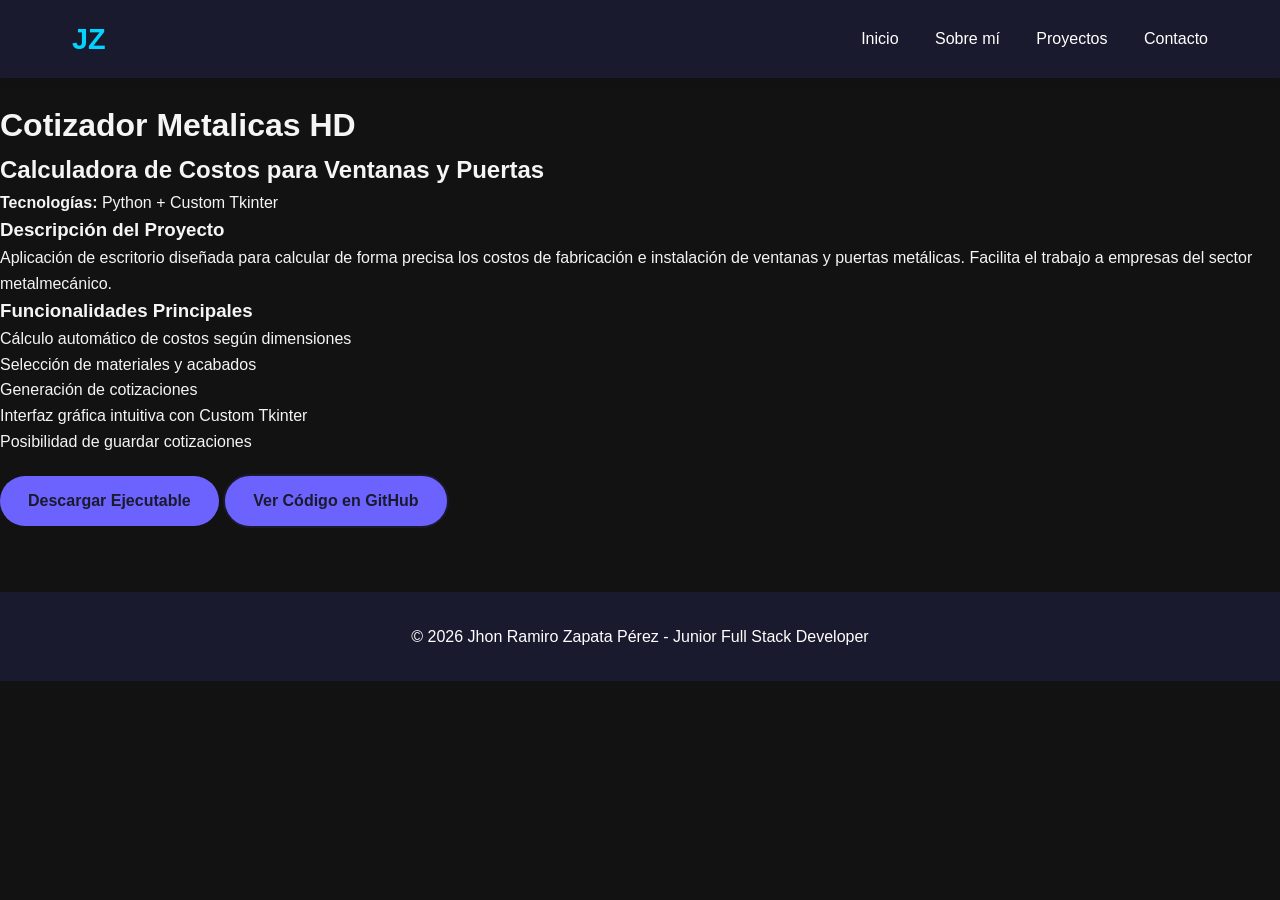
<file: proyectos/cotizador-metalicas/index.html>
<!doctype html>
<html lang="es">
  <head>
    <meta charset="UTF-8" />
    <meta name="viewport" content="width=device-width, initial-scale=1.0" />
    <title>Cotizador Metalicas HD | Jhon Zapata</title>
    <link rel="stylesheet" href="style.css" />
  </head>
  <body>
    <!-- Navbar -->
    <nav class="navbar">
      <div class="nav-container">
        <a href="../../index.html" class="logo">JZ</a>
        <div class="nav-links">
          <a href="../../index.html">Inicio</a>
          <a href="../../#Sobre mi">Sobre mí</a>
          <a href="../../#Proyectos">Proyectos</a>
          <a href="../../#Contacto">Contacto</a>
        </div>
      </div>
    </nav>

    <main class="project-detail">
      <div class="project-header">
        <h1>Cotizador Metalicas HD</h1>
        <h2>Calculadora de Costos para Ventanas y Puertas</h2>
        <p class="tech-stack">
          <strong>Tecnologías:</strong> Python + Custom Tkinter
        </p>
      </div>

      <section class="project-description">
        <h3>Descripción del Proyecto</h3>
        <p>
          Aplicación de escritorio diseñada para calcular de forma precisa los
          costos de fabricación e instalación de ventanas y puertas metálicas.
          Facilita el trabajo a empresas del sector metalmecánico.
        </p>
      </section>

      <section class="project-features">
        <h3>Funcionalidades Principales</h3>
        <ul>
          <li>Cálculo automático de costos según dimensiones</li>
          <li>Selección de materiales y acabados</li>
          <li>Generación de cotizaciones</li>
          <li>Interfaz gráfica intuitiva con Custom Tkinter</li>
          <li>Posibilidad de guardar cotizaciones</li>
        </ul>
      </section>

      <div class="project-links">
        <a href="#" class="btn btn-primary" target="_blank"
          >Descargar Ejecutable</a
        >
        <a href="#" class="btn btn-secondary" target="_blank"
          >Ver Código en GitHub</a
        >
      </div>
    </main>

    <footer>
      <p>&copy; 2026 Jhon Ramiro Zapata Pérez - Junior Full Stack Developer</p>
    </footer>
  </body>
</html>
</file>
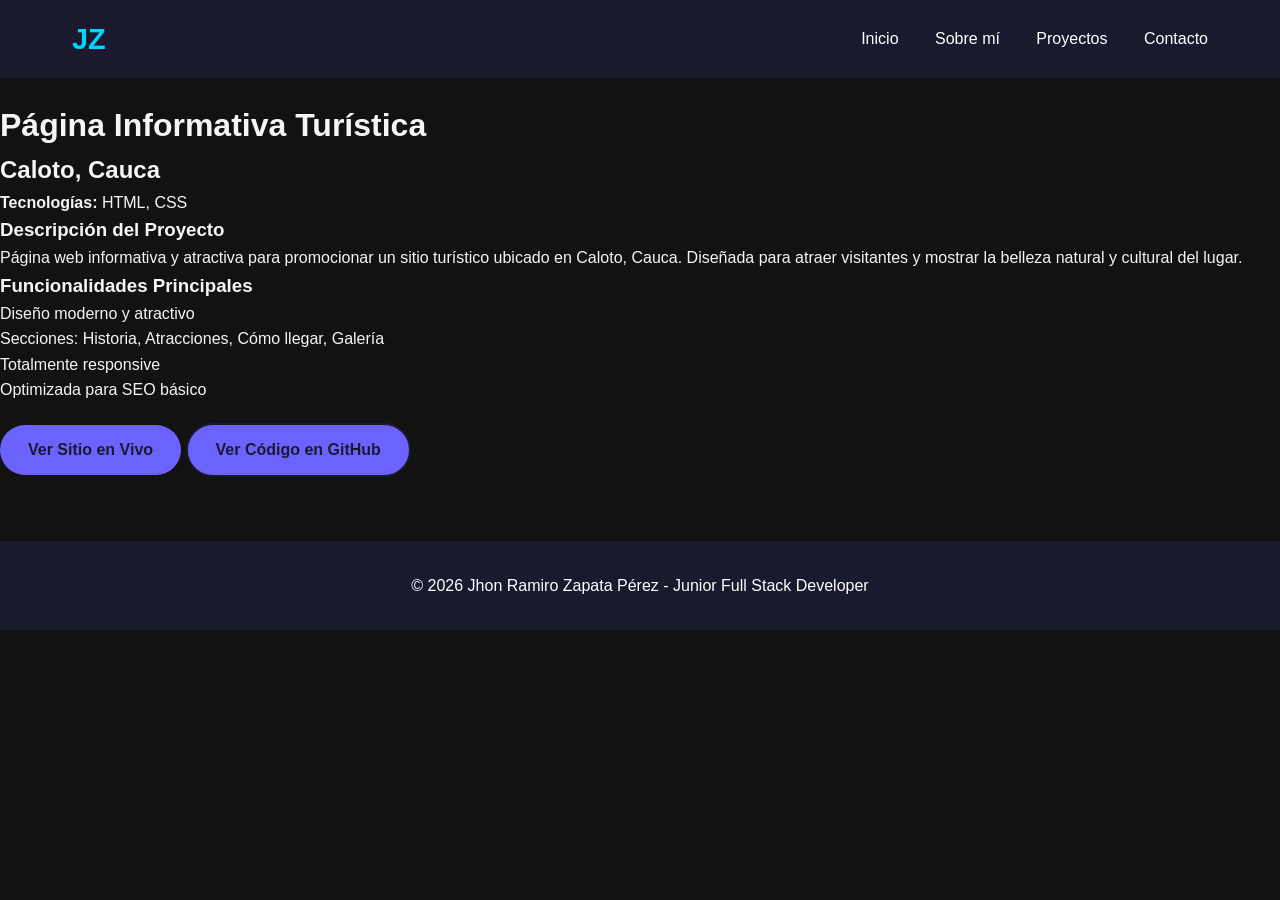
<file: proyectos/pagina-turistica/index.html>
<!doctype html>
<html lang="es">
  <head>
    <meta charset="UTF-8" />
    <meta name="viewport" content="width=device-width, initial-scale=1.0" />
    <title>Página Turística Caloto | Jhon Zapata</title>
    <link rel="stylesheet" href="style.css" />
  </head>
  <body>
    <!-- Navbar -->
    <nav class="navbar">
      <div class="nav-container">
        <a href="../../index.html" class="logo">JZ</a>
        <div class="nav-links">
          <a href="../../index.html">Inicio</a>
          <a href="../../#Sobre mi">Sobre mí</a>
          <a href="../../#Proyectos">Proyectos</a>
          <a href="../../#Contacto">Contacto</a>
        </div>
      </div>
    </nav>

    <main class="project-detail">
      <div class="project-header">
        <h1>Página Informativa Turística</h1>
        <h2>Caloto, Cauca</h2>
        <p class="tech-stack"><strong>Tecnologías:</strong> HTML, CSS</p>
      </div>

      <section class="project-description">
        <h3>Descripción del Proyecto</h3>
        <p>
          Página web informativa y atractiva para promocionar un sitio turístico
          ubicado en Caloto, Cauca. Diseñada para atraer visitantes y mostrar la
          belleza natural y cultural del lugar.
        </p>
      </section>

      <section class="project-features">
        <h3>Funcionalidades Principales</h3>
        <ul>
          <li>Diseño moderno y atractivo</li>
          <li>Secciones: Historia, Atracciones, Cómo llegar, Galería</li>
          <li>Totalmente responsive</li>
          <li>Optimizada para SEO básico</li>
        </ul>
      </section>

      <div class="project-links">
        <a href="#" class="btn btn-primary" target="_blank"
          >Ver Sitio en Vivo</a
        >
        <a href="#" class="btn btn-secondary" target="_blank"
          >Ver Código en GitHub</a
        >
      </div>
    </main>

    <footer>
      <p>&copy; 2026 Jhon Ramiro Zapata Pérez - Junior Full Stack Developer</p>
    </footer>
  </body>
</html>
</file>
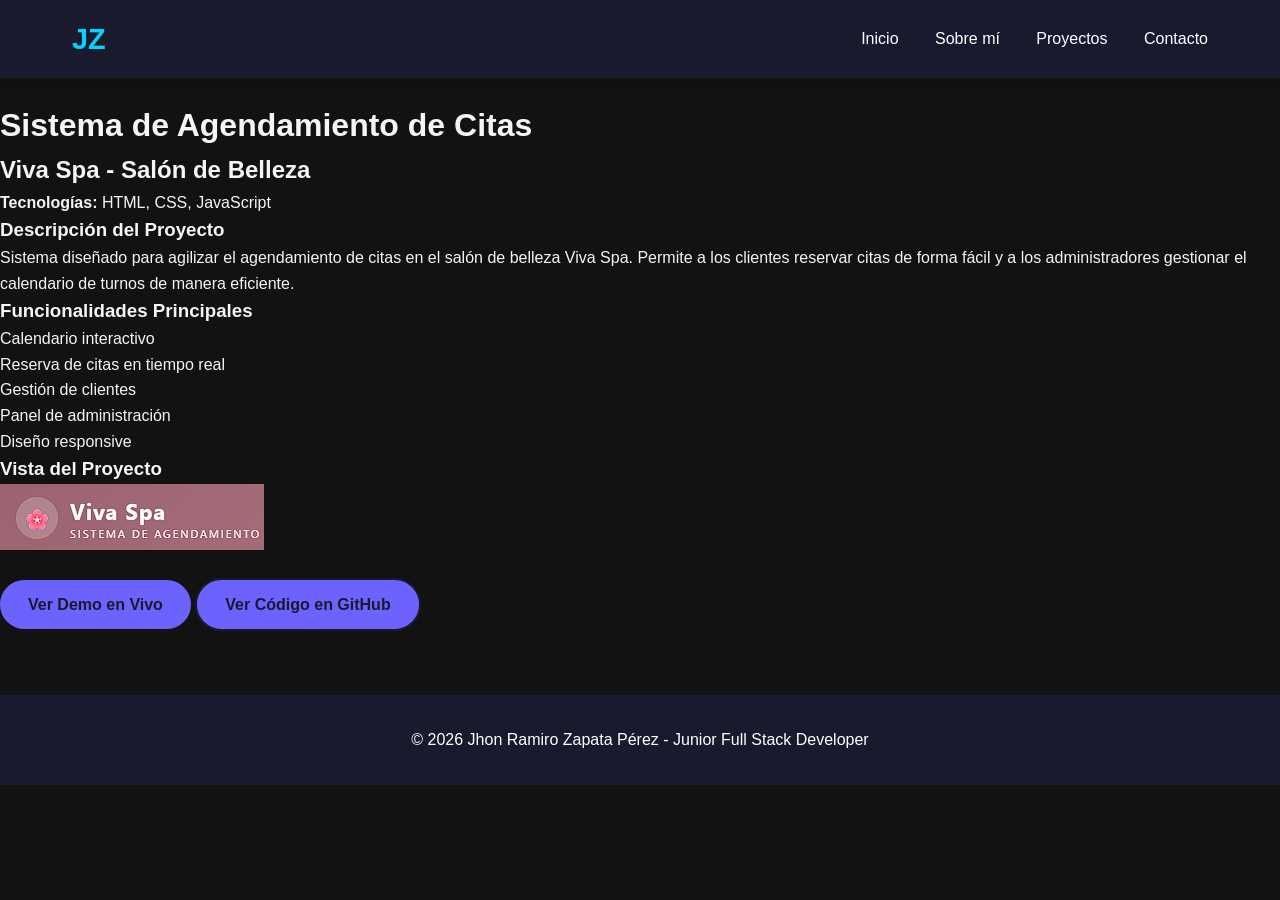
<file: proyectos/viva-spa/index.html>
<!doctype html>
<html lang="es">
  <head>
    <meta charset="UTF-8" />
    <meta name="viewport" content="width=device-width, initial-scale=1.0" />
    <title>Viva Spa - Sistema de Agendamiento | Jhon Zapata</title>
    <link rel="stylesheet" href="style.css" />
  </head>
  <body>
    <!-- Navbar -->
    <nav class="navbar">
      <div class="nav-container">
        <a href="../../index.html" class="logo">JZ</a>
        <div class="nav-links">
          <a href="../../index.html">Inicio</a>
          <a href="../../#Sobre mi">Sobre mí</a>
          <a href="../../#Proyectos">Proyectos</a>
          <a href="../../#Contacto">Contacto</a>
        </div>
      </div>
    </nav>

    <main class="project-detail">
      <div class="project-header">
        <h1>Sistema de Agendamiento de Citas</h1>
        <h2>Viva Spa - Salón de Belleza</h2>
        <p class="tech-stack">
          <strong>Tecnologías:</strong> HTML, CSS, JavaScript
        </p>
      </div>

      <section class="project-description">
        <h3>Descripción del Proyecto</h3>
        <p>
          Sistema diseñado para agilizar el agendamiento de citas en el salón de
          belleza Viva Spa. Permite a los clientes reservar citas de forma fácil
          y a los administradores gestionar el calendario de turnos de manera
          eficiente.
        </p>
      </section>

      <section class="project-features">
        <h3>Funcionalidades Principales</h3>
        <ul>
          <li>Calendario interactivo</li>
          <li>Reserva de citas en tiempo real</li>
          <li>Gestión de clientes</li>
          <li>Panel de administración</li>
          <li>Diseño responsive</li>
        </ul>
      </section>

      <section class="project-screenshots">
        <h3>Vista del Proyecto</h3>
        <!-- Agrega aquí las imágenes cuando las tengas -->
        <img
          src="/images/proyecto1.png"
          alt="Vista del sistema Viva Spa"
          class="project-image"
        />
      </section>

      <div class="project-links">
        <a href="#" class="btn btn-primary" target="_blank">Ver Demo en Vivo</a>
        <a href="#" class="btn btn-secondary" target="_blank"
          >Ver Código en GitHub</a
        >
      </div>
    </main>

    <footer>
      <p>&copy; 2026 Jhon Ramiro Zapata Pérez - Junior Full Stack Developer</p>
    </footer>
  </body>
</html>
</file>
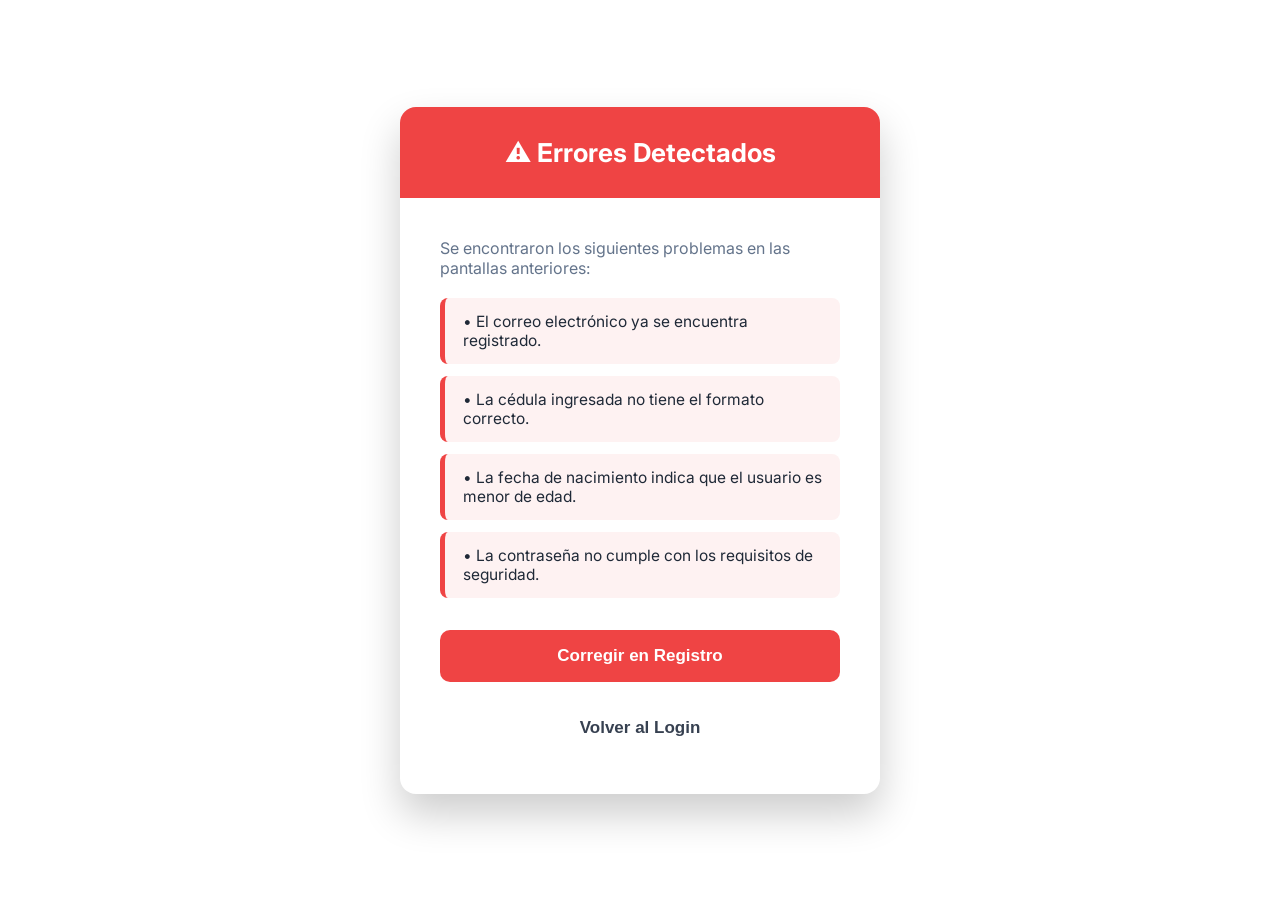
<file: Prototipo/Errores.html>
<!DOCTYPE html>
<html lang="es">
<head>
    <meta charset="UTF-8">
    <meta name="viewport" content="width=device-width, initial-scale=1.0">
    <title>Errores Detectados</title>
    <style>
        @import url('https://fonts.googleapis.com/css2?family=Inter:wght@400;500;600&display=swap');
        
        * { margin:0; padding:0; box-sizing:border-box; }
        body {
            font-family: 'Inter', sans-serif;
            background: linear-gradient(white 100%);
            height: 100vh;
            display: flex;
            align-items: center;
            justify-content: center;
            color: #fff;
        }
        .container {
            background: white;
            color: #1f2937;
            width: 100%;
            max-width: 480px;
            border-radius: 16px;
            box-shadow: 0 20px 40px rgba(0,0,0,0.2);
            overflow: hidden;
        }
        .header {
            background: #ef4444;
            color: white;
            padding: 30px 40px;
            text-align: center;
        }
        .header h1 { font-size: 26px; }
        .content { padding: 40px; }
        .error-list {
            list-style: none;
        }
        .error-item {
            padding: 14px 18px;
            background: #fef2f2;
            border-left: 5px solid #ef4444;
            margin-bottom: 12px;
            border-radius: 8px;
            font-size: 15.5px;
        }
        .btn {
            width:100%; padding:16px; margin-top:20px; border:none; 
            border-radius:10px; font-size:17px; font-weight:600; cursor:pointer;
        }
        .btn-primary { background:#ef4444; color:white; }
        .btn-secondary { background:white; color:#374151; }
    </style>
</head>
<body>
    <div class="container">
        <div class="header">
            <h1>⚠️ Errores Detectados</h1>
        </div>
        <div class="content">
            <p style="margin-bottom:20px; color:#64748b;">Se encontraron los siguientes problemas en las pantallas anteriores:</p>
            
            <ul class="error-list" id="listaErrores">
                <!-- Se llenan con JavaScript -->
            </ul>

            <button class="btn btn-primary" onclick="volverAlRegistro()">Corregir en Registro</button>
            <button class="btn btn-secondary" onclick="volverAlLogin()">Volver al Login</button>
        </div>
    </div>

    <script>
        const errores = [
            "El correo electrónico ya se encuentra registrado.",
            "La cédula ingresada no tiene el formato correcto.",
            "La fecha de nacimiento indica que el usuario es menor de edad.",
            "La contraseña no cumple con los requisitos de seguridad."
        ];

        const lista = document.getElementById('listaErrores');
        
        errores.forEach(err => {
            const li = document.createElement('li');
            li.className = 'error-item';
            li.textContent = "• " + err;
            lista.appendChild(li);
        });

        function volverAlRegistro() {
            window.location.href = "registro.html";
        }
        
        function volverAlLogin() {
            window.location.href = "login.html";
        }
    </script>
</body>
</html>
</file>
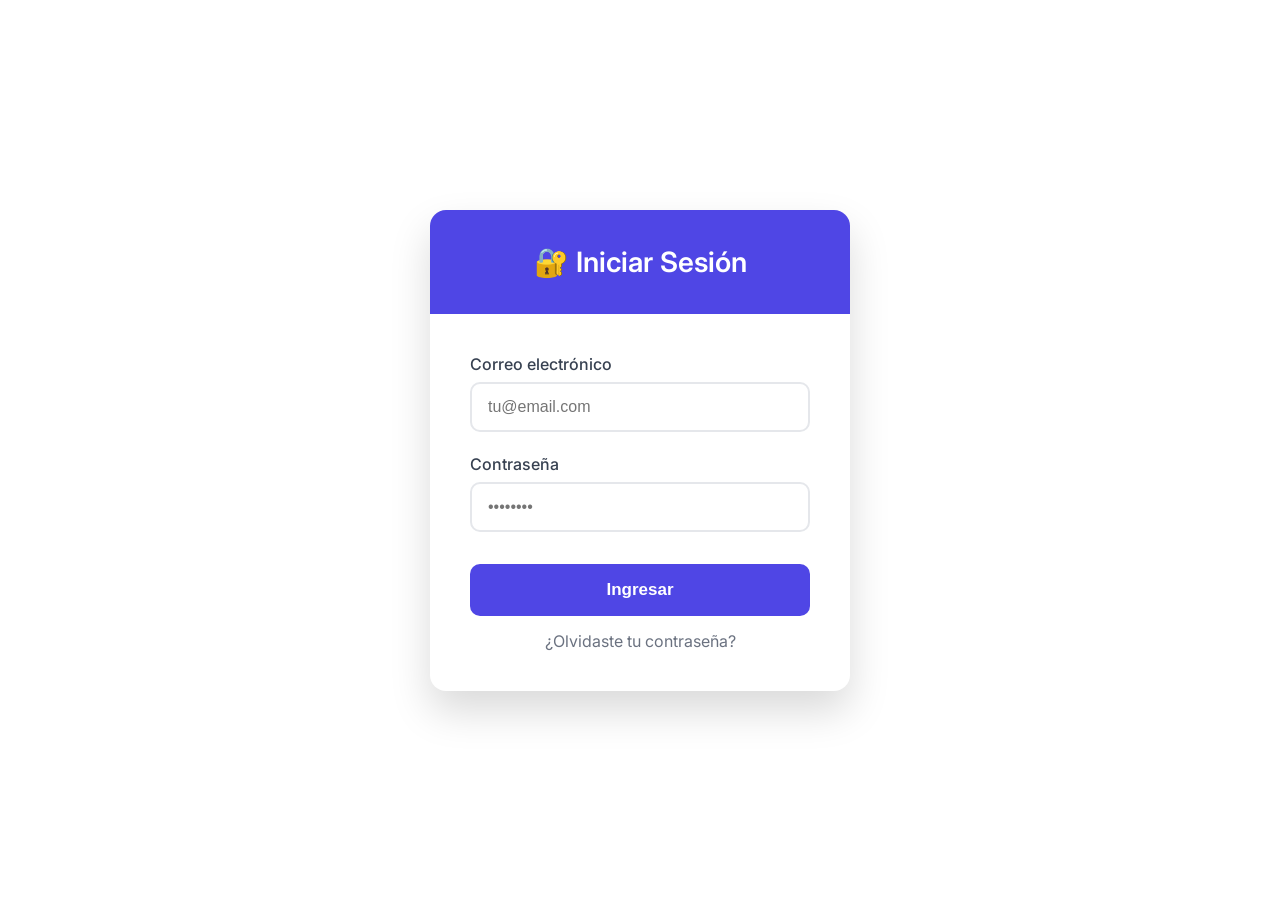
<file: Prototipo/Login.html>
<!DOCTYPE html>
<html lang="es">
<head>
    <meta charset="UTF-8">
    <meta name="viewport" content="width=device-width, initial-scale=1.0">
    <title>Iniciar Sesión</title>
    <style>
        @import url('https://fonts.googleapis.com/css2?family=Inter:wght@400;500;600&display=swap');
        
        * { margin:0; padding:0; box-sizing:border-box; }
        body {
            font-family: 'Inter', sans-serif;
            background: linear-gradient(white 100%);
            height: 100vh;
            display: flex;
            align-items: center;
            justify-content: center;
        }
        .container {
            background: white;
            width: 100%;
            max-width: 420px;
            border-radius: 16px;
            box-shadow: 0 20px 40px rgba(0,0,0,0.15);
            overflow: hidden;
        }
        .header {
            background: #4f46e5;
            color: white;
            padding: 35px 40px;
            text-align: center;
        }
        .header h1 { font-size: 28px; font-weight: 600; }
        .form-container { padding: 40px; }
        .form-group { margin-bottom: 22px; }
        label { display:block; margin-bottom: 8px; font-weight:500; color:#374151; }
        input {
            width:100%; padding:14px 16px; border:2px solid #e5e7eb; border-radius:10px;
            font-size:16px; transition:all 0.3s;
        }
        input:focus { border-color:#4f46e5; box-shadow:0 0 0 4px rgba(79,70,229,0.1); outline:none; }
        .btn {
            width:100%; padding:16px; border:none; border-radius:10px; font-size:17px;
            font-weight:600; cursor:pointer; margin-top:10px;
        }
        .btn-login { background:#4f46e5; color:white; }
        .btn-login:hover { background:#4338ca; }
        .recuperar { display:block; text-align:center; margin-top:15px; color:#6b7280; text-decoration:none; }
        .recuperar:hover { color:#4f46e5; }
    </style>
</head>
<body>
    <div class="container">
        <div class="header">
            <h1>🔐 Iniciar Sesión</h1>
        </div>
        <div class="form-container">
            <form id="loginForm">
                <div class="form-group">
                    <label>Correo electrónico</label>
                    <input type="email" id="email" placeholder="tu@email.com" required>
                </div>
                <div class="form-group">
                    <label>Contraseña</label>
                    <input type="password" id="password" placeholder="••••••••" required>
                </div>
                <button type="submit" class="btn btn-login" id="btnLogin">Ingresar</button>
                <a href="#" class="recuperar" onclick="recuperarPass(event)">¿Olvidaste tu contraseña?</a>
            </form>
        </div>
    </div>

    <script>
        document.getElementById('loginForm').addEventListener('submit', function(e) {
            e.preventDefault();
            const btn = document.getElementById('btnLogin');
            btn.innerHTML = 'Validando...';
            btn.disabled = true;

            setTimeout(() => {
                // Simulación de login exitoso → redirige a registro
                window.location.href = "registro.html";
            }, 1500);
        });

        function recuperarPass(e) {
            e.preventDefault();
            alert("Se enviaría un enlace de recuperación al correo ingresado.");
        }
    </script>
</body>
</html>
</file>
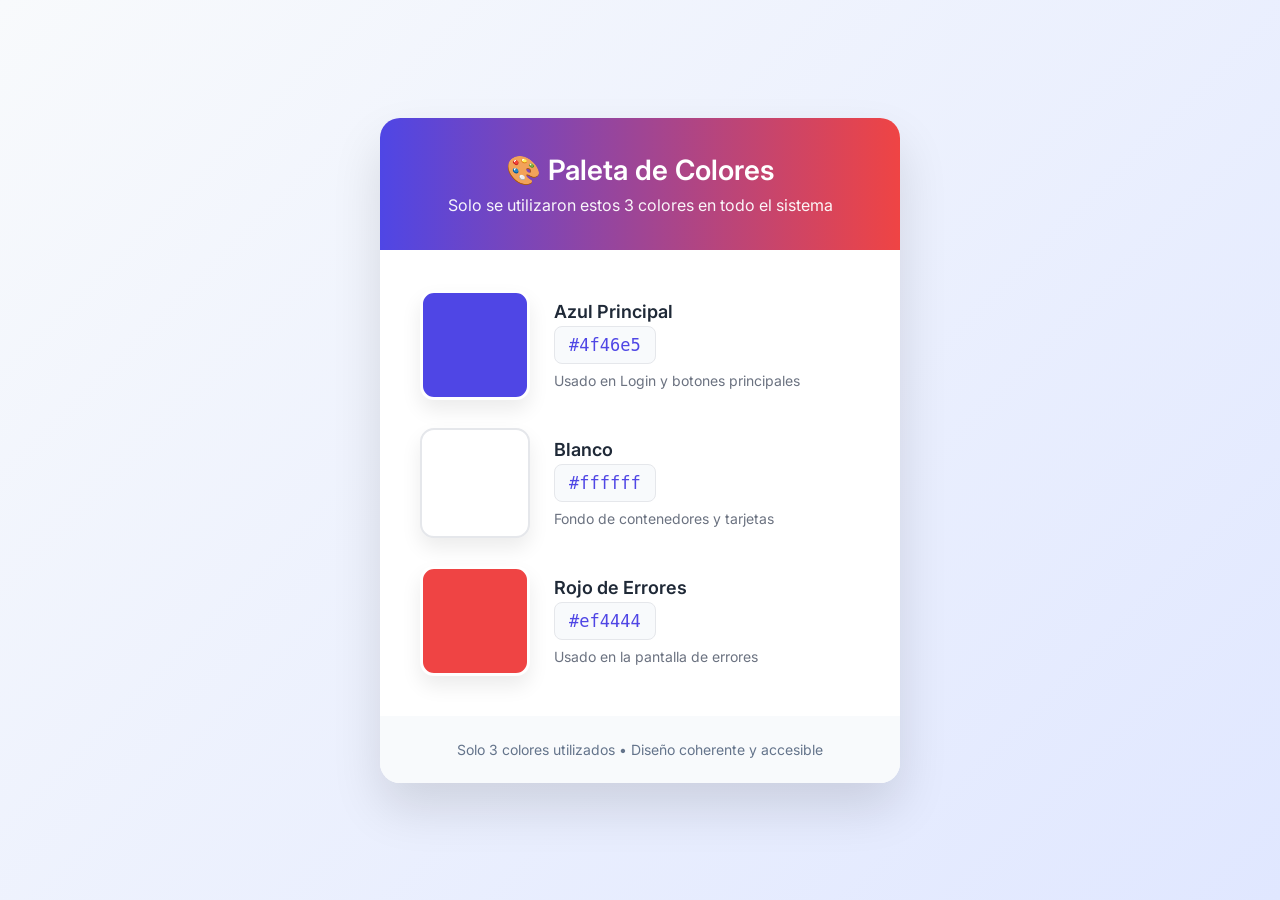
<file: Prototipo/Paleta.html>
<!DOCTYPE html>
<html lang="es">
<head>
    <meta charset="UTF-8">
    <meta name="viewport" content="width=device-width, initial-scale=1.0">
    <title>Paleta de Colores Utilizada</title>
    <style>
        @import url('https://fonts.googleapis.com/css2?family=Inter:wght@400;500;600&display=swap');
        
        * {
            margin: 0;
            padding: 0;
            box-sizing: border-box;
        }
        
        body {
            font-family: 'Inter', system-ui, sans-serif;
            background: linear-gradient(135deg, #f8fafc 0%, #e0e7ff 100%);
            height: 100vh;
            display: flex;
            align-items: center;
            justify-content: center;
            padding: 20px;
        }
        
        .palette-container {
            background: white;
            max-width: 520px;
            width: 100%;
            border-radius: 20px;
            box-shadow: 0 25px 50px rgba(0, 0, 0, 0.12);
            overflow: hidden;
        }
        
        .header {
            background: linear-gradient(90deg, #4f46e5, #ef4444);
            color: white;
            padding: 35px 40px;
            text-align: center;
        }
        
        .header h1 {
            font-size: 28px;
            font-weight: 600;
        }
        
        .header p {
            margin-top: 8px;
            opacity: 0.95;
            font-size: 16px;
        }
        
        .colors {
            padding: 40px;
            display: flex;
            flex-direction: column;
            gap: 28px;
        }
        
        .color-row {
            display: flex;
            align-items: center;
            gap: 24px;
        }
        
        .color-box {
            width: 110px;
            height: 110px;
            border-radius: 14px;
            box-shadow: 0 10px 20px rgba(0, 0, 0, 0.08);
            border: 3px solid white;
        }
        
        .color-info {
            flex: 1;
        }
        
        .color-name {
            font-size: 18px;
            font-weight: 600;
            color: #1f2937;
            margin-bottom: 4px;
        }
        
        .hex-code {
            font-family: monospace;
            font-size: 17px;
            background: #f8fafc;
            padding: 8px 14px;
            border-radius: 8px;
            border: 1px solid #e5e7eb;
            color: #4f46e5;
            display: inline-block;
            cursor: pointer;
            transition: all 0.2s;
        }
        
        .hex-code:hover {
            background: #4f46e5;
            color: white;
        }
        
        .footer {
            text-align: center;
            padding: 25px;
            background: #f8fafc;
            color: #64748b;
            font-size: 14px;
        }
    </style>
</head>
<body>
    <div class="palette-container">
        <!-- Cabecera -->
        <div class="header">
            <h1>🎨 Paleta de Colores</h1>
            <p>Solo se utilizaron estos 3 colores en todo el sistema</p>
        </div>
        
        <!-- Colores -->
        <div class="colors">
            
            <!-- Color 1: Azul -->
            <div class="color-row">
                <div class="color-box" style="background-color: #4f46e5;"></div>
                <div class="color-info">
                    <div class="color-name">Azul Principal</div>
                    <div class="hex-code" onclick="copiarCodigo(this)">#4f46e5</div>
                    <p style="margin-top:8px; color:#6b7280; font-size:14px;">Usado en Login y botones principales</p>
                </div>
            </div>
            
            <!-- Color 2: Blanco -->
            <div class="color-row">
                <div class="color-box" style="background-color: #ffffff; border: 2px solid #e5e7eb;"></div>
                <div class="color-info">
                    <div class="color-name">Blanco</div>
                    <div class="hex-code" onclick="copiarCodigo(this)">#ffffff</div>
                    <p style="margin-top:8px; color:#6b7280; font-size:14px;">Fondo de contenedores y tarjetas</p>
                </div>
            </div>
            
            <!-- Color 3: Rojo -->
            <div class="color-row">
                <div class="color-box" style="background-color: #ef4444;"></div>
                <div class="color-info">
                    <div class="color-name">Rojo de Errores</div>
                    <div class="hex-code" onclick="copiarCodigo(this)">#ef4444</div>
                    <p style="margin-top:8px; color:#6b7280; font-size:14px;">Usado en la pantalla de errores</p>
                </div>
            </div>
            
        </div>
        
        <div class="footer">
            Solo 3 colores utilizados • Diseño coherente y accesible
        </div>
    </div>

    <script>
        function copiarCodigo(elemento) {
            const codigo = elemento.textContent;
            navigator.clipboard.writeText(codigo).then(() => {
                const original = elemento.textContent;
                elemento.textContent = "✅ Copiado";
                elemento.style.background = "#10b981";
                elemento.style.color = "white";
                
                setTimeout(() => {
                    elemento.textContent = original;
                    elemento.style.background = "#f8fafc";
                    elemento.style.color = "#4f46e5";
                }, 1800);
            });
        }
    </script>
</body>
</html>
</file>
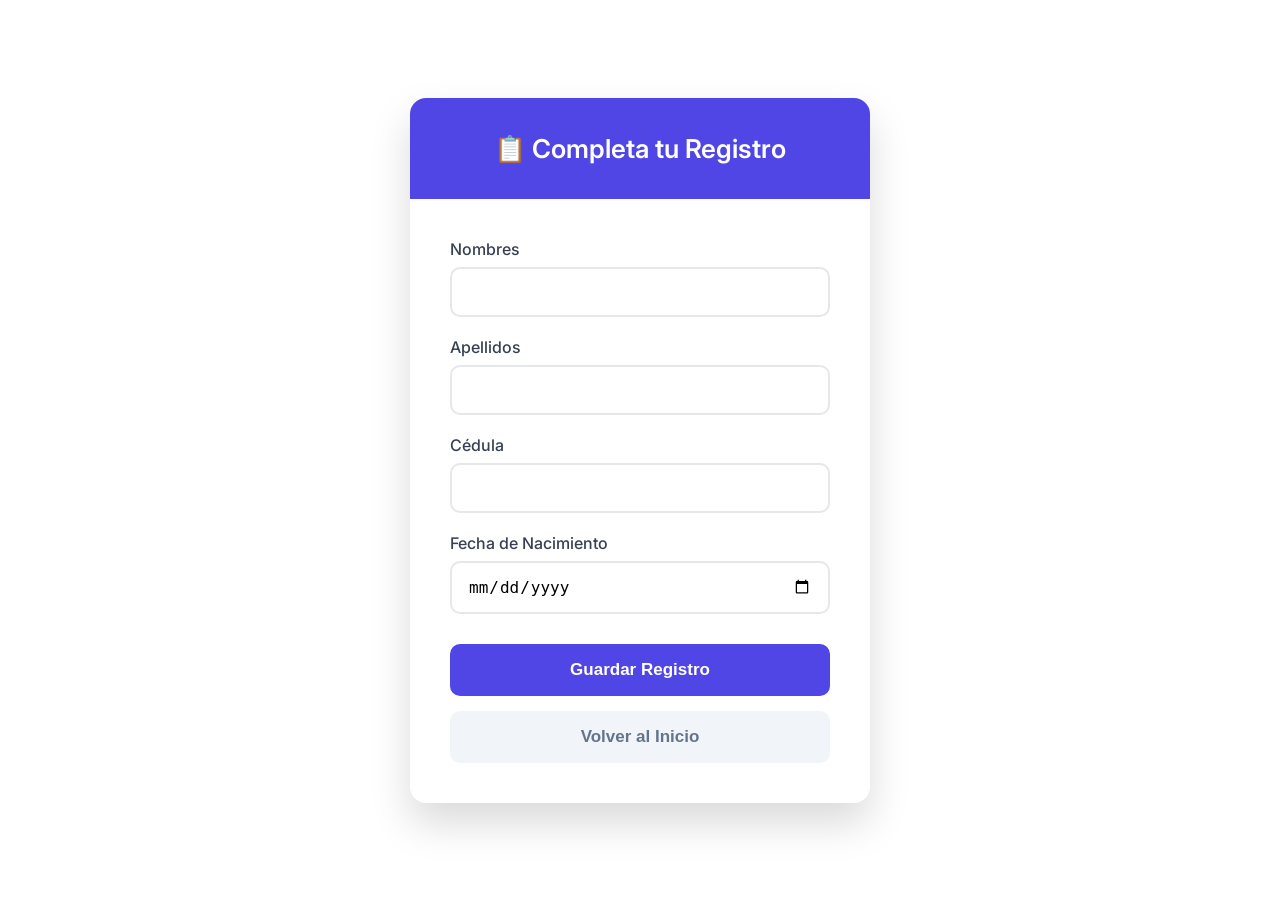
<file: Prototipo/Registro.html>
<!DOCTYPE html>
<html lang="es">
<head>
    <meta charset="UTF-8">
    <meta name="viewport" content="width=device-width, initial-scale=1.0">
    <title>Registro de Usuario</title>
    <style>
        @import url('https://fonts.googleapis.com/css2?family=Inter:wght@400;500;600&display=swap');
        
        * { margin:0; padding:0; box-sizing:border-box; }
        body {
            font-family: 'Inter', sans-serif;
            background: linear-gradient(white 100%);
            height: 100vh;
            display: flex;
            align-items: center;
            justify-content: center;
        }
        .container {
            background: white;
            width: 100%;
            max-width: 460px;
            border-radius: 16px;
            box-shadow: 0 20px 40px rgba(0,0,0,0.15);
            overflow: hidden;
        }
        .header {
            background: #4f46e5;
            color: white;
            padding: 35px 40px;
            text-align: center;
        }
        .header h1 { font-size: 26px; font-weight: 600; }
        .form-container { padding: 40px; }
        .form-group { margin-bottom: 20px; }
        label { display:block; margin-bottom: 8px; font-weight:500; color:#374151; }
        input, select {
            width:100%; padding:14px 16px; border:2px solid #e5e7eb; border-radius:10px;
            font-size:16px;
        }
        input:focus, select:focus { 
            border-color:#4f46e5; 
            box-shadow:0 0 0 4px rgba(16,185,129,0.1); 
            outline:none; 
        }
        .btn {
            width:100%; padding:16px; border:none; border-radius:10px; 
            font-size:17px; font-weight:600; cursor:pointer; margin-top:10px;
            background:#4f46e5; color:white;
        }
        .btn:hover { background:#4f46e5; }
        .btn-back {
            background:#f1f5f9; color:#64748b; margin-top:15px;
        }
    </style>
</head>
<body>
    <div class="container">
        <div class="header">
            <h1>📋 Completa tu Registro</h1>
        </div>
        <div class="form-container">
            <form id="registroForm">
                <div class="form-group">
                    <label>Nombres</label>
                    <input type="text" id="nombres" required>
                </div>
                <div class="form-group">
                    <label>Apellidos</label>
                    <input type="text" id="apellidos" required>
                </div>
                <div class="form-group">
                    <label>Cédula</label>
                    <input type="text" id="cedula" maxlength="20" required>
                </div>
                <div class="form-group">
                    <label>Fecha de Nacimiento</label>
                    <input type="date" id="fechaNacimiento" required>
                </div>

                <button type="submit" class="btn">Guardar Registro</button>
                <button type="button" class="btn btn-back" onclick="volverAlLogin()">Volver al Inicio</button>
            </form>
        </div>
    </div>

    <script>
        document.getElementById('registroForm').addEventListener('submit', function(e) {
            e.preventDefault();
            
            // Simulación de guardado
            const btn = e.target.querySelector('button[type="submit"]');
            btn.innerHTML = 'Guardando...';
            btn.disabled = true;

            setTimeout(() => {
                alert("✅ Registro guardado correctamente.");
                window.location.href = "errores.html";   // Va a la pantalla de errores
            }, 1400);
        });

        function volverAlLogin() {
            window.location.href = "login.html";
        }
    </script>
</body>
</html>
</file>
<file: proyectos/cotizador-metalicas/style.css>
/* ====================== RESET & BASE ====================== */
:root {
  --primary-color: #6c63ff;
  --dark-bg: #121212;
  --darker-bg: #0a0a0a;
  --ligth-text: #f5f5f5;
  --gray-text: #aaaaaa;
  --card-bg: #1e1e1e;
  --border-color: #2d2d2d;
  --transition: all 0.3s easy;
}
* {
  margin: 0;
  padding: 0;
  box-sizing: border-box;
}

body {
  font-family: "Segoe UI", Tahoma, Geneva, Verdana, sans-serif;
  line-height: 1.6;
  color: var(--ligth-text);
  background-color: var(--dark-bg);
  margin-top: 100px;
}

/* ====================== NAVBAR ====================== */
.navbar {
  background-color: #1a1a2e;
  position: fixed;
  top: 0;
  width: 100%;
  z-index: 1000;
  box-shadow: 0 2px 10px rgba(0, 0, 0, 0.1);
}

.nav-container {
  max-width: 1200px;
  margin: 0 auto;
  padding: 1rem 2rem;
  display: flex;
  justify-content: space-between;
  align-items: center;
}

.logo {
  color: #00d4ff;
  font-size: 1.8rem;
  font-weight: bold;
  text-decoration: none;
}

.nav-links a {
  color: white;
  text-decoration: none;
  margin-left: 2rem;
  font-weight: 500;
  transition: color 0.3s;
}

.nav-links a:hover {
  color: #00d4ff;
}

/* ====================== HERO ====================== */
.hero {
  background: linear-gradient(135deg, #1a1a2e, #16213e);
  color: white;
  text-align: center;
  padding: 160px 20px 100px;
  margin-top: 70px;
}

.hero h1 {
  font-size: 3.5rem;
  margin-bottom: 0.5rem;
}

.hero h2 {
  font-size: 1.8rem;
  color: #00d4ff;
  margin-bottom: 1rem;
}

.btn {
  display: inline-block;
  padding: 12px 28px;
  border-radius: 50px;
  text-decoration: none;
  font-weight: 600;
  margin-top: 20px;
  transition: all 0.3s;
}

.btn-primary {
  background-color: var(--primary-color);
  color: #1a1a2e;
}

.btn-primary:hover {
  background-color: var(--border-color);
  transform: translateY(-3px);
  color: white;
}

.btn-secondary {
  background-color: var(--primary-color);
  color: #1a1a2e;
  border: 2px solid #1a1a2e;
}

.btn-secondary:hover {
  background-color: var(--border-color);
  transform: translateY(-3px);
  color: white;
}

/* ====================== SECTIONS ====================== */
.section {
  max-width: 1200px;
  margin: 80px auto;
  padding: 0 2rem;
}

.section h2 {
  text-align: center;
  font-size: 2.5rem;
  margin-bottom: 3rem;
  color: #1a1a2e;
}

/* Proyectos Grid */
.projects-grid {
  display: grid;
  grid-template-columns: repeat(auto-fit, minmax(320px, 1fr));
  gap: 2rem;
}

.project-card {
  background: white;
  padding: 2rem;
  border-radius: 12px;
  box-shadow: 0 5px 15px rgba(0, 0, 0, 0.08);
  transition: transform 0.3s;
}

.project-card:hover {
  transform: translateY(-10px);
}

.project-card h3 {
  margin-bottom: 0.5rem;
  color: #1a1a2e;
}

/* ====================== FOOTER ====================== */
footer {
  background-color: #1a1a2e;
  color: white;
  text-align: center;
  padding: 2rem;
  margin-top: 4rem;
}

/* Responsive */
@media (max-width: 768px) {
  .nav-links a {
    margin-left: 1rem;
    font-size: 0.95rem;
  }

  .hero h1 {
    font-size: 2.8rem;
  }
}
</file>
<file: proyectos/pagina-turistica/style.css>
/* ====================== RESET & BASE ====================== */
:root {
  --primary-color: #6c63ff;
  --dark-bg: #121212;
  --darker-bg: #0a0a0a;
  --ligth-text: #f5f5f5;
  --gray-text: #aaaaaa;
  --card-bg: #1e1e1e;
  --border-color: #2d2d2d;
  --transition: all 0.3s easy;
}
* {
  margin: 0;
  padding: 0;
  box-sizing: border-box;
}

body {
  font-family: "Segoe UI", Tahoma, Geneva, Verdana, sans-serif;
  line-height: 1.6;
  color: var(--ligth-text);
  background-color: var(--dark-bg);
  margin-top: 100px;
}

/* ====================== NAVBAR ====================== */
.navbar {
  background-color: #1a1a2e;
  position: fixed;
  top: 0;
  width: 100%;
  z-index: 1000;
  box-shadow: 0 2px 10px rgba(0, 0, 0, 0.1);
}

.nav-container {
  max-width: 1200px;
  margin: 0 auto;
  padding: 1rem 2rem;
  display: flex;
  justify-content: space-between;
  align-items: center;
}

.logo {
  color: #00d4ff;
  font-size: 1.8rem;
  font-weight: bold;
  text-decoration: none;
}

.nav-links a {
  color: white;
  text-decoration: none;
  margin-left: 2rem;
  font-weight: 500;
  transition: color 0.3s;
}

.nav-links a:hover {
  color: #00d4ff;
}

/* ====================== HERO ====================== */
.hero {
  background: linear-gradient(135deg, #1a1a2e, #16213e);
  color: white;
  text-align: center;
  padding: 160px 20px 100px;
  margin-top: 70px;
}

.hero h1 {
  font-size: 3.5rem;
  margin-bottom: 0.5rem;
}

.hero h2 {
  font-size: 1.8rem;
  color: #00d4ff;
  margin-bottom: 1rem;
}

.btn {
  display: inline-block;
  padding: 12px 28px;
  border-radius: 50px;
  text-decoration: none;
  font-weight: 600;
  margin-top: 20px;
  transition: all 0.3s;
}

.btn-primary {
  background-color: var(--primary-color);
  color: #1a1a2e;
}

.btn-primary:hover {
  background-color: var(--border-color);
  transform: translateY(-3px);
  color: white;
}

.btn-secondary {
  background-color: var(--primary-color);
  color: #1a1a2e;
  border: 2px solid #1a1a2e;
}

.btn-secondary:hover {
  background-color: var(--border-color);
  transform: translateY(-3px);
  color: white;
}

/* ====================== SECTIONS ====================== */
.section {
  max-width: 1200px;
  margin: 80px auto;
  padding: 0 2rem;
}

.section h2 {
  text-align: center;
  font-size: 2.5rem;
  margin-bottom: 3rem;
  color: #1a1a2e;
}

/* Proyectos Grid */
.projects-grid {
  display: grid;
  grid-template-columns: repeat(auto-fit, minmax(320px, 1fr));
  gap: 2rem;
}

.project-card {
  background: white;
  padding: 2rem;
  border-radius: 12px;
  box-shadow: 0 5px 15px rgba(0, 0, 0, 0.08);
  transition: transform 0.3s;
}

.project-card:hover {
  transform: translateY(-10px);
}

.project-card h3 {
  margin-bottom: 0.5rem;
  color: #1a1a2e;
}

/* ====================== FOOTER ====================== */
footer {
  background-color: #1a1a2e;
  color: white;
  text-align: center;
  padding: 2rem;
  margin-top: 4rem;
}

/* Responsive */
@media (max-width: 768px) {
  .nav-links a {
    margin-left: 1rem;
    font-size: 0.95rem;
  }

  .hero h1 {
    font-size: 2.8rem;
  }
}
</file>
<file: proyectos/viva-spa/style.css>
/* ====================== RESET & BASE ====================== */
:root {
  --primary-color: #6c63ff;
  --dark-bg: #121212;
  --darker-bg: #0a0a0a;
  --ligth-text: #f5f5f5;
  --gray-text: #aaaaaa;
  --card-bg: #1e1e1e;
  --border-color: #2d2d2d;
  --transition: all 0.3s easy;
}
* {
  margin: 0;
  padding: 0;
  box-sizing: border-box;
}

body {
  font-family: "Segoe UI", Tahoma, Geneva, Verdana, sans-serif;
  line-height: 1.6;
  color: var(--ligth-text);
  background-color: var(--dark-bg);
  margin-top: 100px;
}

/* ====================== NAVBAR ====================== */
.navbar {
  background-color: #1a1a2e;
  position: fixed;
  top: 0;
  width: 100%;
  z-index: 1000;
  box-shadow: 0 2px 10px rgba(0, 0, 0, 0.1);
}

.nav-container {
  max-width: 1200px;
  margin: 0 auto;
  padding: 1rem 2rem;
  display: flex;
  justify-content: space-between;
  align-items: center;
}

.logo {
  color: #00d4ff;
  font-size: 1.8rem;
  font-weight: bold;
  text-decoration: none;
}

.nav-links a {
  color: white;
  text-decoration: none;
  margin-left: 2rem;
  font-weight: 500;
  transition: color 0.3s;
}

.nav-links a:hover {
  color: #00d4ff;
}

/* ====================== HERO ====================== */
.hero {
  background: linear-gradient(135deg, #1a1a2e, #16213e);
  color: white;
  text-align: center;
  padding: 160px 20px 100px;
  margin-top: 70px;
}

.hero h1 {
  font-size: 3.5rem;
  margin-bottom: 0.5rem;
}

.hero h2 {
  font-size: 1.8rem;
  color: #00d4ff;
  margin-bottom: 1rem;
}

.btn {
  display: inline-block;
  padding: 12px 28px;
  border-radius: 50px;
  text-decoration: none;
  font-weight: 600;
  margin-top: 20px;
  transition: all 0.3s;
}

.btn-primary {
  background-color: var(--primary-color);
  color: #1a1a2e;
}

.btn-primary:hover {
  background-color: var(--border-color);
  transform: translateY(-3px);
  color: white;
}

.btn-secondary {
  background-color: var(--primary-color);
  color: #1a1a2e;
  border: 2px solid #1a1a2e;
}

.btn-secondary:hover {
  background-color: var(--border-color);
  transform: translateY(-3px);
  color: white;
}

/* ====================== SECTIONS ====================== */
.section {
  max-width: 1200px;
  margin: 80px auto;
  padding: 0 2rem;
}

.section h2 {
  text-align: center;
  font-size: 2.5rem;
  margin-bottom: 3rem;
  color: #1a1a2e;
}

/* Proyectos Grid */
.projects-grid {
  display: grid;
  grid-template-columns: repeat(auto-fit, minmax(320px, 1fr));
  gap: 2rem;
}

.project-card {
  background: white;
  padding: 2rem;
  border-radius: 12px;
  box-shadow: 0 5px 15px rgba(0, 0, 0, 0.08);
  transition: transform 0.3s;
}

.project-card:hover {
  transform: translateY(-10px);
}

.project-card h3 {
  margin-bottom: 0.5rem;
  color: #1a1a2e;
}

/* ====================== FOOTER ====================== */
footer {
  background-color: #1a1a2e;
  color: white;
  text-align: center;
  padding: 2rem;
  margin-top: 4rem;
}

/* Responsive */
@media (max-width: 768px) {
  .nav-links a {
    margin-left: 1rem;
    font-size: 0.95rem;
  }

  .hero h1 {
    font-size: 2.8rem;
  }
}
</file>
